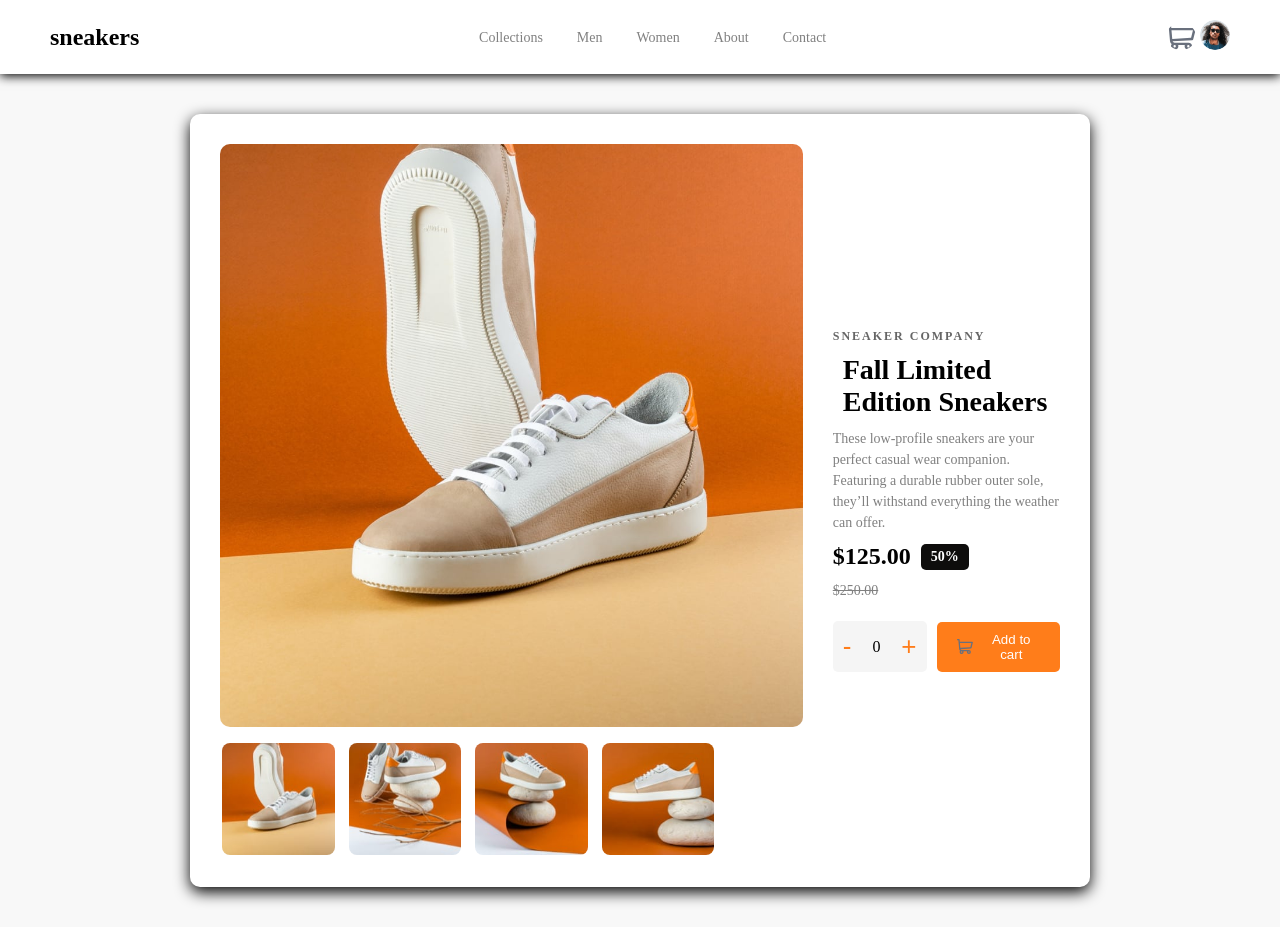
<file: ecommerce-product-page-main/index.html>
<!DOCTYPE html>
<html lang="en">
<head>
  <meta charset="UTF-8">
  <meta name="viewport" content="width=device-width, initial-scale=1.0"> <!-- displays site properly based on user's device -->

  <link rel="icon" type="image/png" sizes="32x32" href="./images/favicon-32x32.png">

  
  <title>Frontend Mentor | E-commerce product page</title>

  <!-- Feel free to remove these styles or customise in your own stylesheet 👍 -->
  <style>
    .attribution { font-size: 11px; text-align: center; }
    .attribution a { color: hsl(228, 45%, 44%); }
  </style>
  <link rel="stylesheet" href="index.css">
</head>
<body>
  <header class="header">
    <div class="logo">sneakers</div>
    <nav class="nav">
       <a href="#">Collections</a>
       <a href="#">Men</a>
       <a href="#">Women</a>
       <a href="#">About</a>
       <a href="#">Contact</a>
    </nav>
    <div class="header-right">
      <img src="images/icon-cart.svg" alt="cart" class="cart-icon">
      <img src="images/image-avatar.png" alt="low-profile">
    </div>
  </header>
  <div class="container">
    <div class="left">
      <img src="images/image-product-1.jpg" alt="sneaker">
      <div class="thumbnails">
        <img src="images/image-product-1-thumbnail.jpg" alt="sneaker 1">
        <img src="images/image-product-2-thumbnail.jpg" alt="sneaker 2">
        <img src="images/image-product-3-thumbnail.jpg" alt="sneaker 3">
        <img src="images/image-product-4-thumbnail.jpg" alt="sneaker 4">
      </div>
    </div>
    <div class="right">
      <h3>Sneaker Company</h3>
      <h1>Fall Limited Edition Sneakers</h1>
      <p>These low-profile sneakers are your perfect casual wear companion. Featuring a 
      durable rubber outer sole, they’ll withstand everything the weather can offer.</p>

      <div class="price">
        <h2> $125.00</h2>
        <span class="discount"> 50%</span>
      </div>
      <p class="old-price"> $250.00</p>
      <div class="cart-section">
        <div class="quantity">
          <button>-</button>
          <span>0</span>
          <button>+</button>
        </div>
        <button class="cart-btn">
          <img src="images/icon-cart.svg" alt=""> Add to cart
        </button>
      </div>
    </div>
  </div>

  

 

  

  

 

  

 
 
 

  
  
  
  <!-- <div class="attribution">
    Challenge by <a href="https://www.frontendmentor.io?ref=challenge" target="_blank">Frontend Mentor</a>. 
    Coded by <a href="#">Your Name Here</a>.
  </div> -->
</body>
</html>
</file>
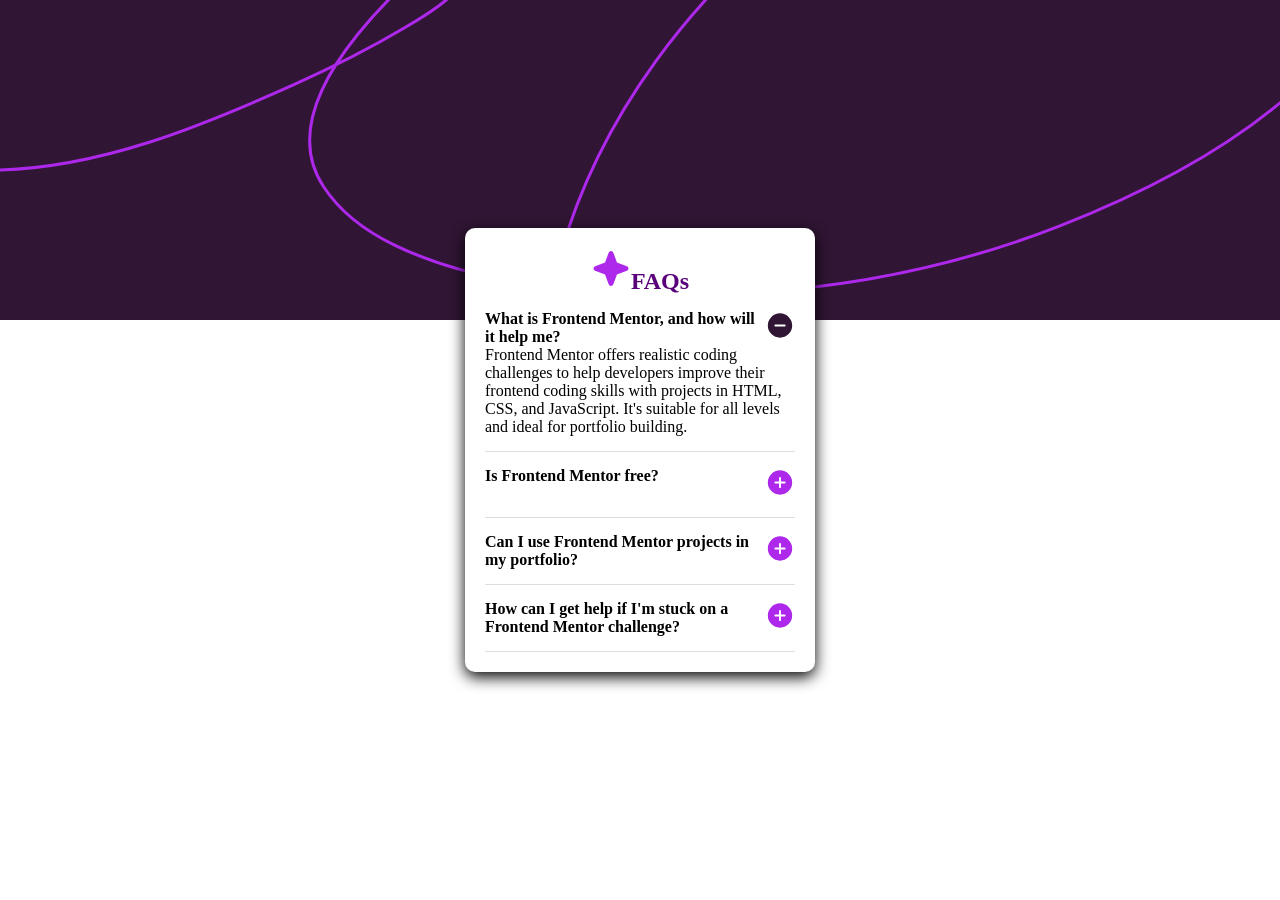
<file: faq-accordion-main/index.html>
<!DOCTYPE html>
<html lang="en">
<head>
  <meta charset="UTF-8">
  <meta name="viewport" content="width=device-width, initial-scale=1.0"> <!-- displays site properly based on user's device -->

  <link rel="icon" type="image/png" sizes="32x32" href="./assets/images/favicon-32x32.png">
  
  <title>Frontend Mentor | FAQ accordion</title>

  <!-- Feel free to remove these styles or customise in your own stylesheet 👍 -->
  <style>
    .attribution { font-size: 11px; text-align: center; }
    .attribution a { color: hsl(228, 45%, 44%); }
  </style>
  <link rel="stylesheet" href="index.css">
</head>
<body>
   <div class="faq-container">
       <h2><span><img src="assets/images/icon-star.svg" alt=""></span>FAQs</h2>
       <div class="faq">
         <div class="question">What is Frontend Mentor, and how will it help me?<span><img src="assets/images/icon-minus.svg" alt=""></span></div>
         <p> Frontend Mentor offers realistic coding challenges to help developers improve their 
            frontend coding skills with projects in HTML, CSS, and JavaScript. It's suitable for 
           all levels and ideal for portfolio building.</p>
       </div>
      <div class="faq">
          <div class="question">Is Frontend Mentor free?<span><img src="assets/images/icon-plus.svg" alt=""></span></div>
       </div>
     <!-- Yes, Frontend Mentor offers both free and premium coding challenges, with the free 
  option providing access to a range of projects suitable for all skill levels. -->
  <div class="faq">
      <div class="question"> Can I use Frontend Mentor projects in my portfolio?<span><img src="assets/images/icon-plus.svg" alt=""></span></div>
  </div>
  

  <!-- Yes, you can use projects completed on Frontend Mentor in your portfolio. It's an excellent
  way to showcase your skills to potential employers! -->
  <div class="faq">
    <div class="question">How can I get help if I'm stuck on a Frontend Mentor challenge?<span><img src="assets/images/icon-plus.svg" alt=""></span></div>
  </div>
</div>
  
  
  <!-- The best place to get help is inside Frontend Mentor's Discord community. There's a help 
  channel where you can ask questions and seek support from other community members. -->

  
  <!-- <div class="attribution">
    Challenge by <a href="https://www.frontendmentor.io?ref=challenge" target="_blank">Frontend Mentor</a>. 
    Coded by <a href="#">Your Name Here</a>.
  </div> -->
</body>
</html>
</file>
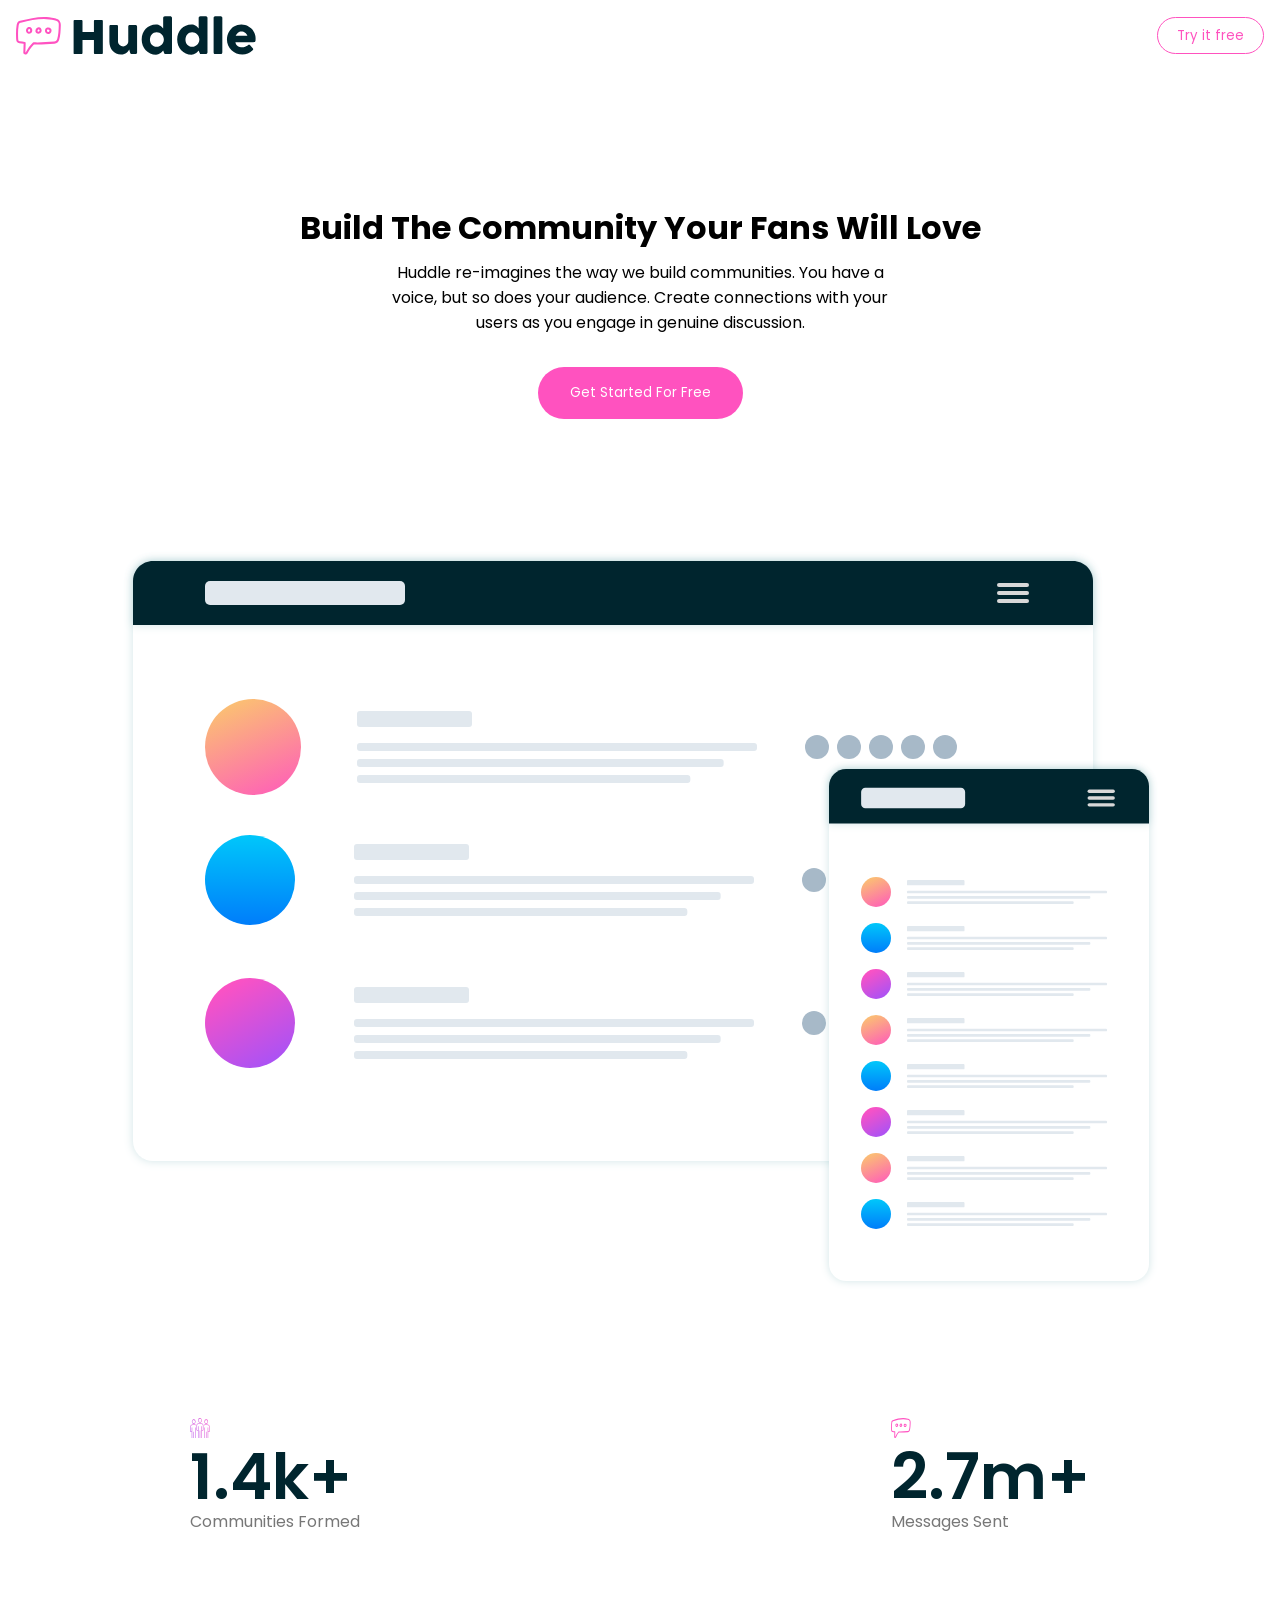
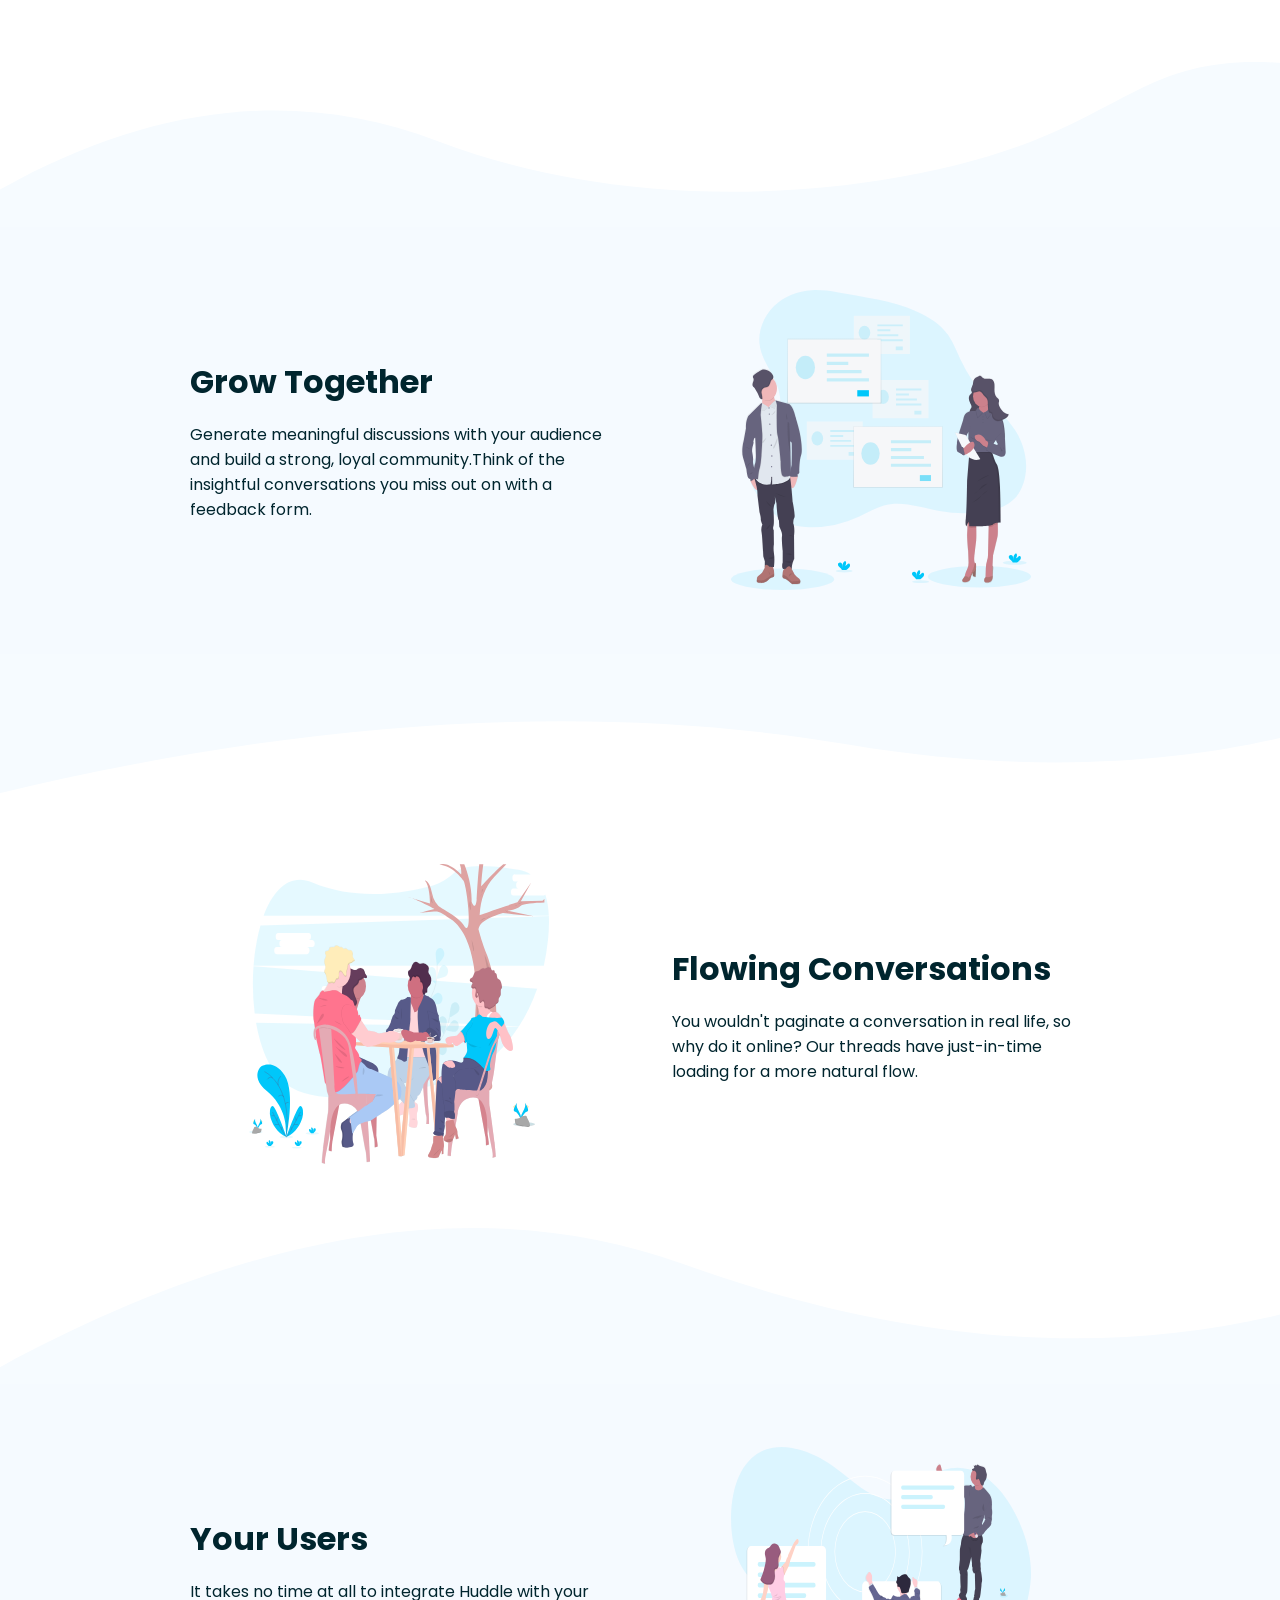
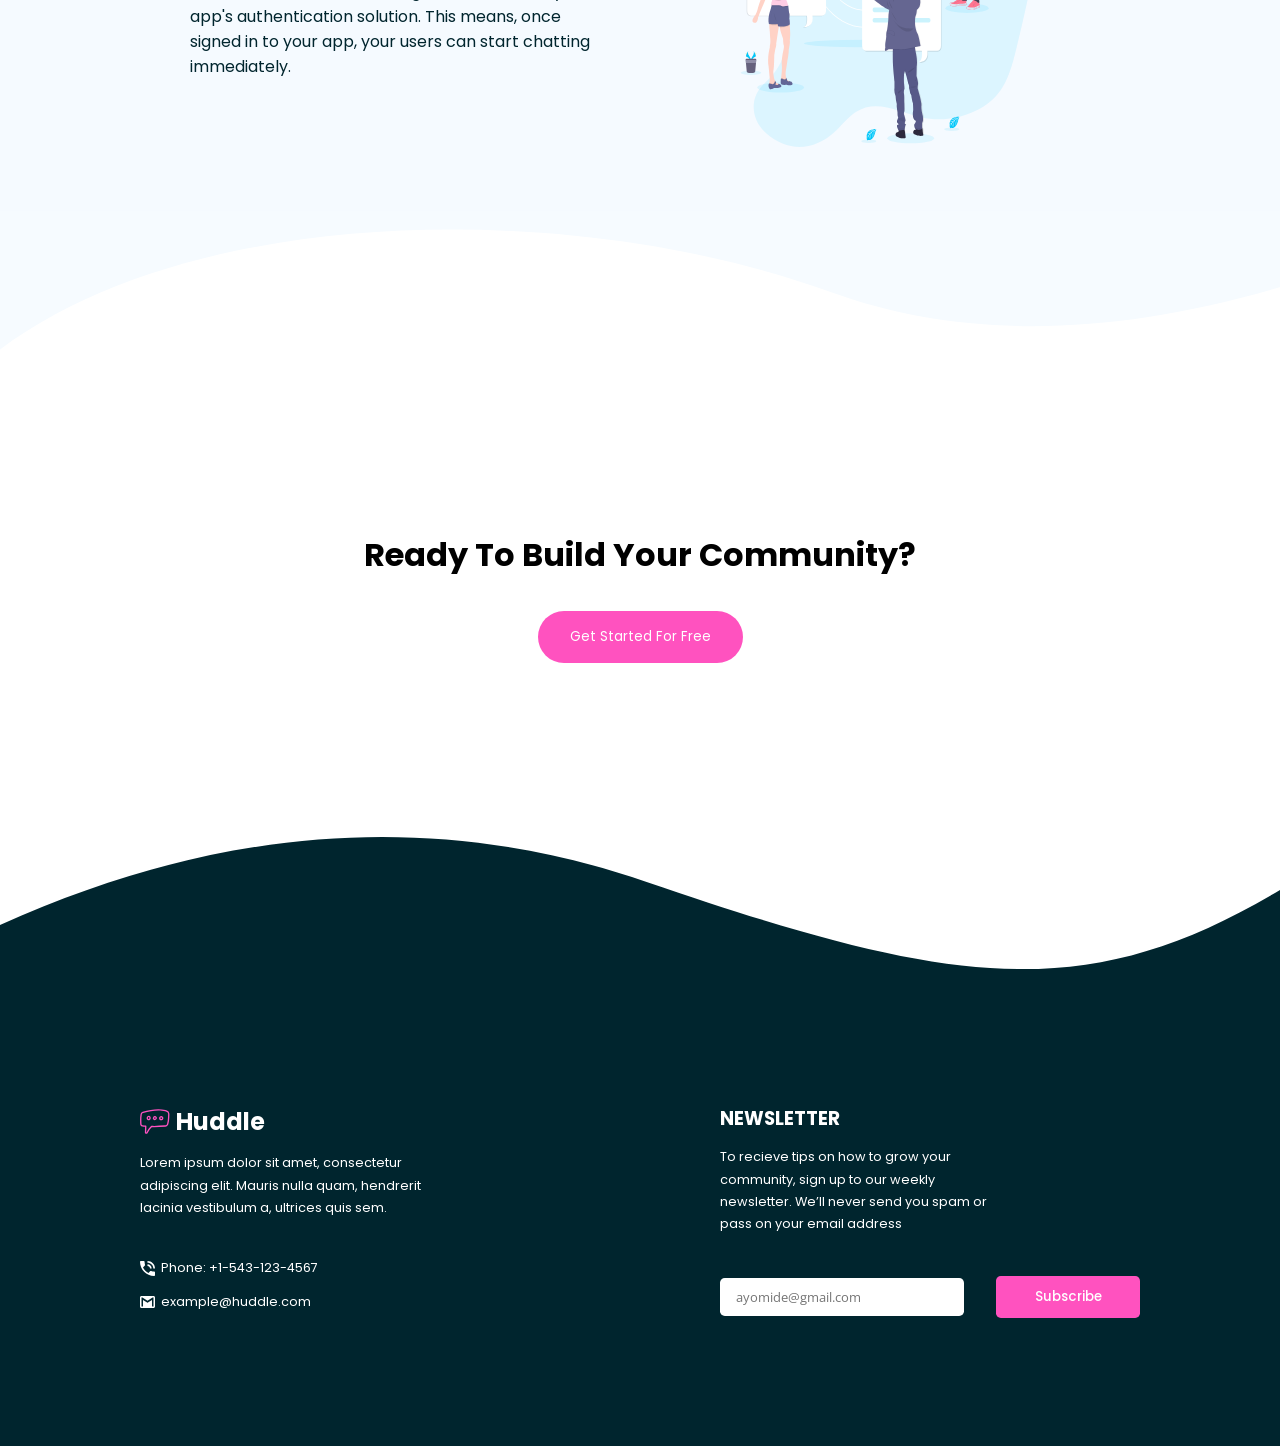
<file: huddle-landing-page-with-curved-sections-master/index.html>
<!DOCTYPE html>
<html lang="en">
  <head>
    <meta charset="UTF-8" />
    <meta name="viewport" content="width=device-width, initial-scale=1.0" />
    <!-- displays site properly based on user's device -->

    <link
      rel="icon"
      type="image/png"
      sizes="32x32"
      href="./images/favicon-32x32.png"
    />

    <title>Frontend Mentor | Huddle landing page with curved sections</title>

    <!-- Feel free to remove these styles or customise in your own stylesheet 👍 -->
    <style>
      .attribution {
        font-size: 11px;
        text-align: center;
      }
      .attribution a {
        color: hsl(228, 45%, 44%);
      }
    </style>
    <link rel="stylesheet" href="index.css" />
  </head>
  <body>
    <!-- Navbar -->
    <nav>
      <img src="images/logo.svg" alt="logo" />

      <button id="nav-button">Try it free</button>
    </nav>

    <!-- Main -->
    <main>
      <section id="hero">
        <div>
          <h1>Build The Community Your Fans Will Love</h1>
          <p class="hero-description">
            Huddle re-imagines the way we build communities. You have a voice,
            but so does your audience. Create connections with your users as you
            engage in genuine discussion.
          </p>

          <button id="hero-button">Get Started For Free</button>
        </div>
      </section>

      <section class="mockup">
        <img src="images/screen-mockups.svg" alt="" />
      </section>

      <section class="overview">
        <div class="overview-item">
          <img src="images/icon-communities.svg" alt="" />
          <p class="overview-value">1.4k+</p>
          <p class="overview-description">Communities Formed</p>
        </div>

        <div class="overview-item">
          <img src="images/icon-messages.svg" alt="" />
          <p class="overview-value">2.7m+</p>
          <p class="overview-description">Messages Sent</p>
        </div>
      </section>

      <img
        src="images/bg-section-top-desktop-1.svg"
        alt=""
        style="width: 100"
      />

      <section id="grow">
        <div class="section-container">
          <div class="section-item">
            <h3 class="section-heading">Grow Together</h3>
            <p class="section-description">
              Generate meaningful discussions with your audience and build a
              strong, loyal community.Think of the insightful conversations you
              miss out on with a feedback form.
            </p>
          </div>

          <div class="section-img">
            <img
              src="images/illustration-grow-together.svg"
              alt=""
              width="300"
              height="300"
            />
          </div>
        </div>
      </section>
      <img
        src="images/bg-section-bottom-desktop-1.svg"
        alt=""
        style="width: 100"
      />
      <section id="gflowing">
        <div class="section-container">
          <div class="section-img">
            <img
              src="images/illustration-flowing-conversation.svg"
              alt=""
              width="300"
              height="300"
            />
          </div>

          <div class="section-item">
            <h3 class="section-heading">Flowing Conversations</h3>
            <p class="section-description">
              You wouldn't paginate a conversation in real life, so why do it
              online? Our threads have just-in-time loading for a more natural
              flow.
            </p>
          </div>
        </div>
      </section>

      <img
        src="images/bg-section-top-desktop-2.svg"
        alt=""
        style="width: 100"
      />

      <section id="your-users">
        <div class="section-container">
          <div class="section-item">
            <h3 class="section-heading">Your Users</h3>
            <p class="section-description">
              It takes no time at all to integrate Huddle with your app's
              authentication solution. This means, once signed in to your app,
              your users can start chatting immediately.
            </p>
          </div>

          <div class="section-img">
            <img
              src="images/illustration-your-users.svg"
              alt=""
              width="300"
              height="300"
            />
          </div>
        </div>
      </section>
      <img
        src="images/bg-section-bottom-desktop-2.svg"
        alt=""
        style="width: 100"
      />

      <section id="ready">
        <div>
          <h3>Ready To Build Your Community?</h3>
          <button id="ready-button">Get Started For Free</button>
        </div>
      </section>
    </main>

    <!-- Footer -->
    <img src="images/bg-footer-top-desktop.svg" alt="" style="width: 100vw" />

    <footer>
      <div id="footer-container">
        <div>
          <div id="footer-logo">
            <img src="images/icon-messages.svg" alt="" width="30" />
            <p>Huddle</p>
          </div>

          <p class="footer-description">
            Lorem ipsum dolor sit amet, consectetur adipiscing elit. Mauris
            nulla quam, hendrerit lacinia vestibulum a, ultrices quis sem.
          </p>

          <div class="footer-info">
            <div class="footer-info-item">
              <img src="images/icon-phone.svg" alt="" width="15" />
              <p>Phone: +1-543-123-4567</p>
            </div>
            <div class="footer-info-item">
              <img src="images/icon-email.svg" alt="" width="15" />
              <p>example@huddle.com</p>     
            </div>
          </div>
        </div>

        <div>
          <div id="newsletter">
            <h3>NEWSLETTER</h3>

            <p class="footer-description">
              To recieve tips on how to grow your community, sign up to our
              weekly newsletter. We’ll never send you spam or pass on your email
              address
            </p>

            <div id="submit">
              <input
                type="text"
                name=""
                id="newsletter-input"
                placeholder="ayomide@gmail.com"
              />
              <button id="newsletter-button">Subscribe</button>
            </div>
          </div>
        </div>
      </div>
    </footer>
  </body>
</html>
</file>
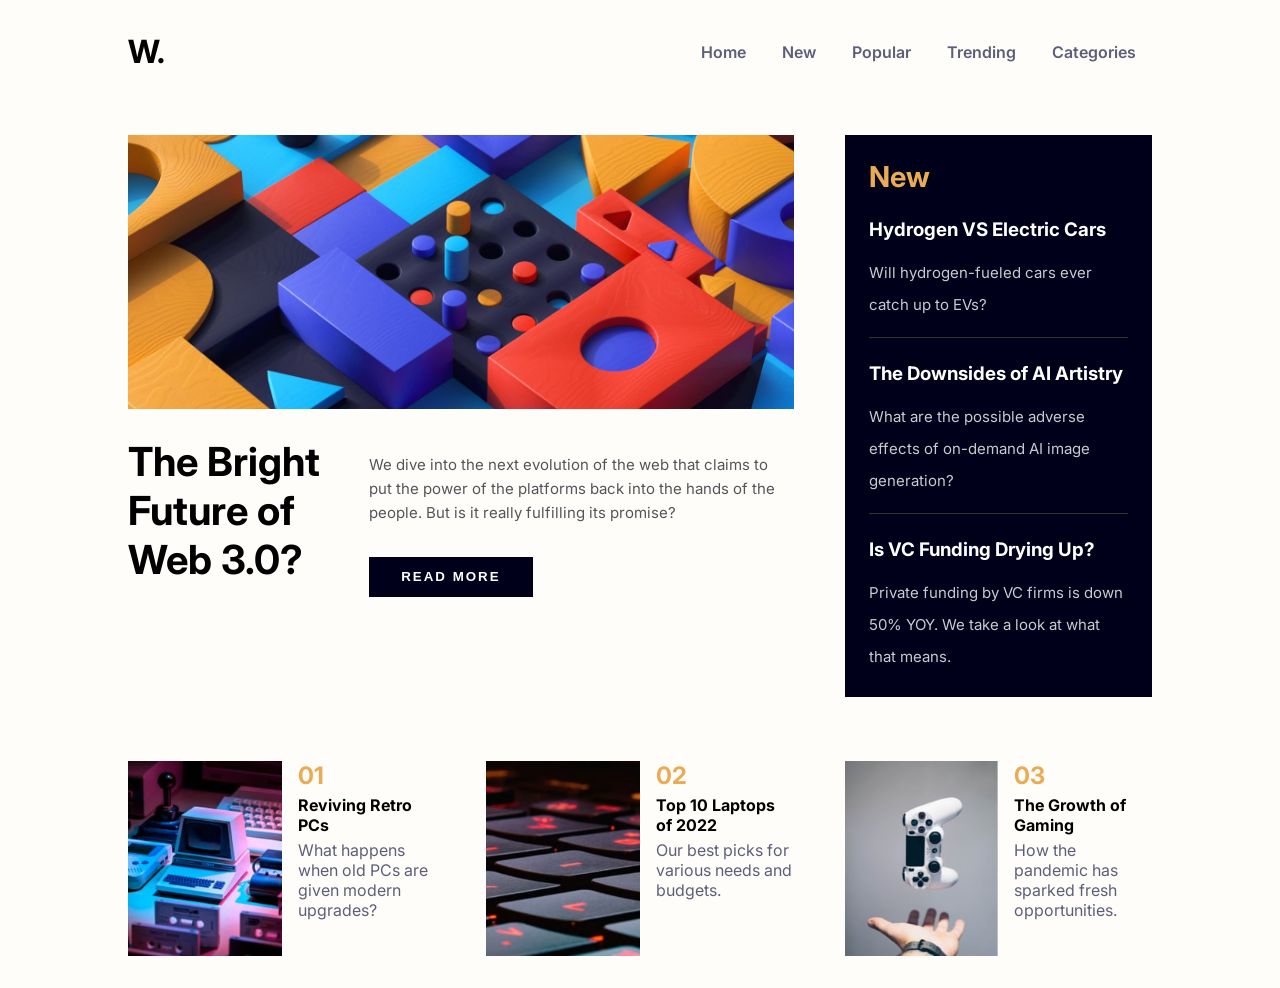
<file: news-homepage-main/index.html>
<!DOCTYPE html>
<html lang="en">
  <head>
    <meta charset="UTF-8" />
    <meta name="viewport" content="width=device-width, initial-scale=1.0" />
    <!-- displays site properly based on user's device -->

    <link
      rel="icon"
      type="image/png"
      sizes="32x32"
      href="./assets/images/favicon-32x32.png"
    />

    <title>Frontend Mentor | News homepage</title>

    <!-- Feel free to remove these styles or customise in your own stylesheet 👍 -->
    <style>
      .attribution {
        font-size: 11px;
        text-align: center;
      }
      .attribution a {
        color: hsl(228, 45%, 44%);
      }
    </style>
    <link rel="stylesheet" href="index.css" />
  </head>
  <body>
    <header>
      <div><strong style="font-size: 2rem">W.</strong></div>
      <nav>
        <a href="#">Home</a>
        <a href="#">New</a>
        <a href="#">Popular</a>
        <a href="#">Trending</a>
        <a href="#">Categories</a>
      </nav>
    </header>
    <div class="container">
      <div class="article">
        <img src="assets/images/image-web-3-desktop.jpg" alt="" />
        <div class="article-content">
          <h1>The Bright Future of Web 3.0?</h1>
          <div class="article-text">
            <p>
              We dive into the next evolution of the web that claims to put the
              power of the platforms back into the hands of the people. But is
              it really fulfilling its promise?
            </p>
            <button>Read more</button>
          </div>
        </div>
      </div>

      <div class="side">
        <h2>New</h2>
        <div>
          <h3>Hydrogen VS Electric Cars</h3>
          <p>Will hydrogen-fueled cars ever catch up to EVs?</p>
          <hr />
          <h3>The Downsides of AI Artistry</h3>
          <p>
            What are the possible adverse effects of on-demand AI image
            generation?
          </p>
          <hr />
          <h3>Is VC Funding Drying Up?</h3>
          <p>
            Private funding by VC firms is down 50% YOY. We take a look at what
            that means.
          </p>
        </div>
      </div>
    </div>

    <div class="bottom">
      <div class="item">
        <img src="assets/images/image-retro-pcs.jpg" alt="">
        <div>
          <h4>01</h4>
          <h3>Reviving Retro PCs</h3>
          <p> What happens when old PCs are given modern upgrades?</p>
        </div>
      </div>
      <div class="item">
        <img src="assets/images/image-top-laptops.jpg" alt="">
        <div>
          <h4>02</h4>
          <h3>Top 10 Laptops of 2022</h3>
          <p> Our best picks for various needs and budgets.</p>
        </div>
      </div>
      <div class="item">
        <img src="assets/images/image-gaming-growth.jpg" alt="">
        <div>
          <h4>03</h4>
          <h3>The Growth of Gaming </h3>
          <p>How the pandemic has sparked fresh opportunities.</p>
        </div>
      </div>
    </div>

     
      
   

    <!-- <div class="attribution">
    Challenge by <a href="https://www.frontendmentor.io?ref=challenge" target="_blank">Frontend Mentor</a>. 
    Coded by <a href="#">Your Name Here</a>.
  </div> -->
  </body>
</html>
</file>
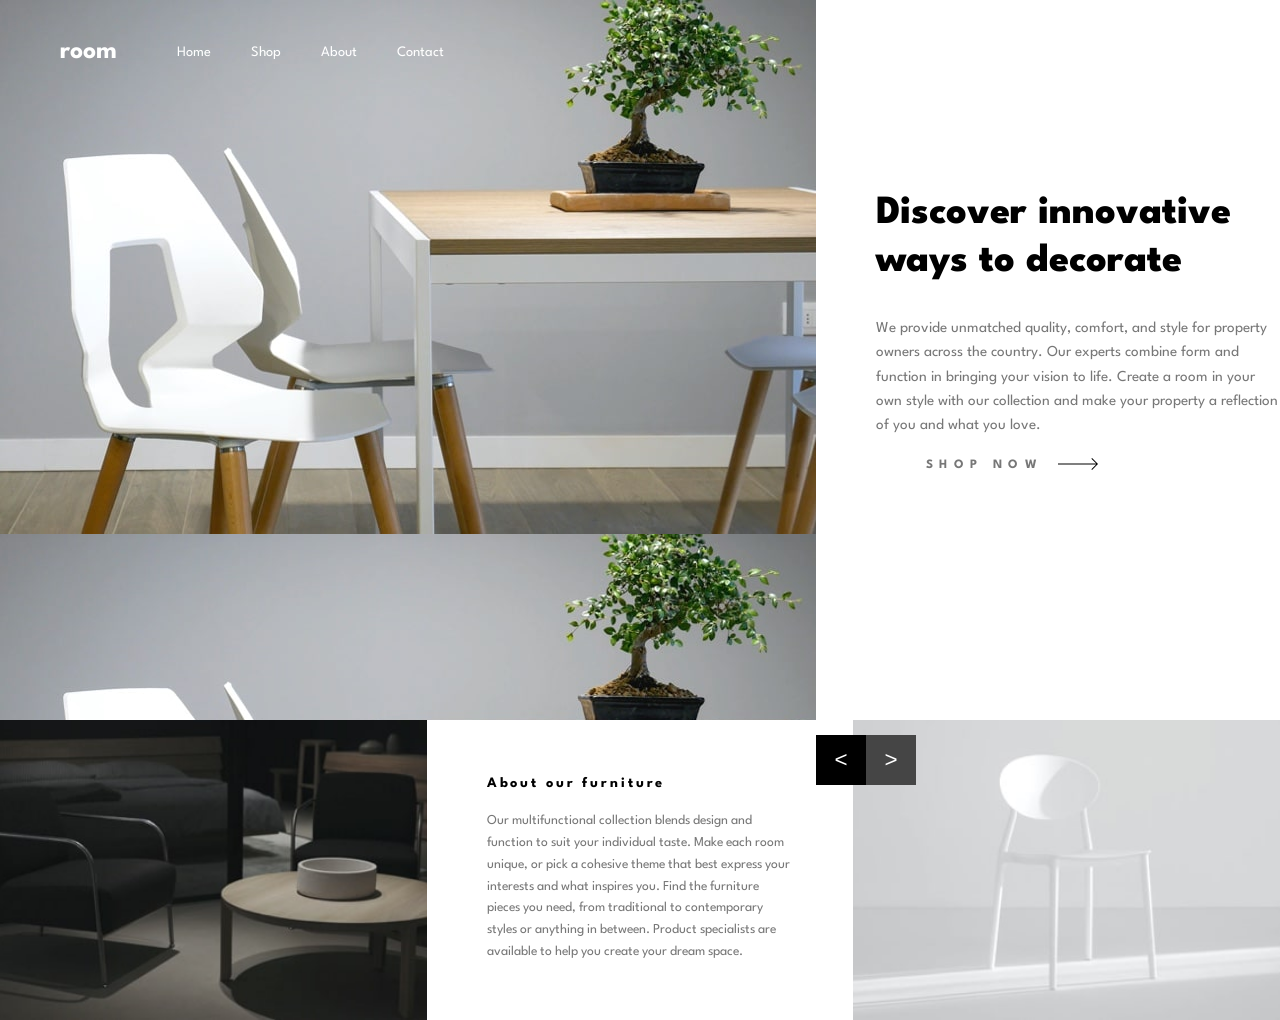
<file: room-homepage-master/index.html>
<!DOCTYPE html>
<html lang="en">
  <head>
    <meta charset="UTF-8" />
    <meta name="viewport" content="width=device-width, initial-scale=1.0" />
    <!-- displays site properly based on user's device -->

    <link
      rel="icon"
      type="image/png"
      sizes="32x32"
      href="./images/favicon-32x32.png"
    />

    <title>Frontend Mentor | Room homepage</title>

    <!-- Feel free to remove these styles or customise in your own stylesheet 👍 -->
    <style>
      .attribution {
        font-size: 11px;
        text-align: center;
      }
      .attribution a {
        color: hsl(228, 45%, 44%);
      }
    </style>
    <link rel="stylesheet" href="index.css" />
  </head>
  <body>
    <header>
      <h1>room</h1>
      <nav>
        <a href="#" class="active">Home</a>
        <a href="#">Shop</a>
        <a href="#">About</a>
        <a href="#">Contact</a>
      </nav>
    </header>

    <section class="container">
      <div class="left">
        <div class="slider-control">
          <button><</button>
          <button>></button>
        </div>
      </div>

      <div class="right">
        <h2>Discover innovative ways to decorate</h2>
        <p>
          We provide unmatched quality, comfort, and style for property owners
          across the country. Our experts combine form and function in bringing
          your vision to life. Create a room in your own style with our
          collection and make your property a reflection of you and what you
          love.
        </p>
        <div class="Shop">
          SHOP NOW <span><img src="images/icon-arrow.svg" alt=""></span>
        </div>
        </div>
        
      </div>
    </section>
    <section class="bottom">
      <div class="img1"></div>
      <div class="text">
        <h3>About our furniture</h3>
        <p> Our multifunctional collection blends design and function to suit your individual taste.
          Make each room unique, or pick a cohesive theme that best express your interests and what
          inspires you. Find the furniture pieces you need, from traditional to contemporary styles
          or anything in between. Product specialists are available to help you create your dream space.
        </p>
      </div>
      <div class="img2"> </div>
    </section>

    <!-- <div class="attribution">
    Challenge by <a href="https://www.frontendmentor.io?ref=challenge" target="_blank">Frontend Mentor</a>. 
    Coded by <a href="#">Your Name Here</a>.
  </div> -->
  </body>
</html>
</file>
<file: ecommerce-product-page-main/index.css>
*{
margin: 0;
padding: 0;
box-sizing: border-box;
}
body{
    background: #F8F8F8;
}
.header,.container{
    display: flex;
    justify-content: space-between;
    padding: 20px 50px;
    background: white;
    align-items: center;
    box-shadow: 0 2px 10px rgba(0,0,0.1);
}
.logo{
    font-size: 24px;
    font-weight: bold;
}
.nav a{
    text-decoration: none;
    color: gray;
    font-size: 14px;
    margin: 0 15px;
}
.nav a:hover{
    color: black;
    font-weight: bold;
}
.header-right img{
    width: 30px;
    border-radius: 50%;
    cursor: pointer;
}
.container{
    margin: 40px auto;
    width: 900px;
    border-radius: 10px;
    flex-direction: row;
    box-shadow: 0 5px 15px rgba(0,0,0.1);
    padding: 30px;
}
.left img, .thumbnails img{
    width:100%;
    border-radius: 10px;
}
.thumbnails{
    display: flex;
    gap: 10px;
    margin-top: 10px;
}
.thumbnails img{
    width: 20%;
    cursor: pointer;
    border: 2px solid transparent;
}
.thumbnails img:hover{
    border-color: #FF7D1A;
}
.right{
    width: 50%;
    padding-left: 30px;
}
h3{
    font-size: 12px;
    text-transform: uppercase;
    color: #666;
    letter-spacing: 2px;
}
h1{
    font-size: 28px;
    margin: 10px;
}
p{
    color: gray;
    font-size: 14px;
    line-height: 1.5;

}
.price{
    display: flex;
    align-items: center;
    gap: 10px;
    margin: 10px 0;
}
.price h2{
    font-size: 24px;
}
.discount{
    background: #0e0d0c;
    color: white;
    border-radius: 5px;
    padding: 5px 10px;
    font-size: 14px;
    font-weight: bold;
}
.old-price{
    font-size: 14px;
    color: gray;
    text-decoration: line-through;
}
.cart-section{
    display: flex;
    align-items: center;
    margin-top: 20px;
}
.quantity{
    display: flex;
    align-items: center;
    background: #f5f5f5;
    padding: 10px;
    border-radius: 5px;
    width: 100px;
    justify-content: space-between;
    margin-right: 10px;
}
.quantity button{
    background: none;
    border: none;
    font-size: 26px;
    cursor: pointer;
    color: #FF7D1A;
}
.cart-btn{
    background: #FF7D1A;
    color: white;
    padding: 10px 20px;
    border-radius: 5px;
    display: flex;
    align-items: center;
    gap: 10px;
    border: none;
    cursor: pointer;
}
.cart-btn img{
    width:16px
}
</file>
<file: faq-accordion-main/index.css>
.icon{
    background: white;
    color: black;
    display: flex;
    align-items: center;
    gap: 10px;
}
*{
    margin: 0;
    padding: 0;
    box-sizing: border-box;
}
body{
    /* background: linear-gradient(to bottom, #2C012C,#F5E9FF); */
    display: flex;
    justify-content: center;
    align-items: center;
    height: 100vh;
    background: url('assets/images/background-pattern-desktop.svg');
    background-repeat: no-repeat;
}
.faq-container{
    background: white;
    padding: 20px;
    border-radius: 10px;
    box-shadow: 0 5px 15px rgba(0,0,0.1);
    width: 350px;
}
h2{
    text-align: center;
    color: #5A007A;
}
.faq{
    border-bottom: 1px solid #ddd;
    padding: 15px 0;
}
.question{
    display: flex;
    justify-content: space-between;
    cursor: pointer;
    font-weight: bold;
}
</file>
<file: huddle-landing-page-with-curved-sections-master/index.css>
@import url('https://fonts.googleapis.com/css2?family=Open+Sans:ital,wght@0,300..800;1,300..800&family=Poppins:ital,wght@0,100;0,200;0,300;0,400;0,500;0,600;0,700;0,800;0,900;1,100;1,200;1,300;1,400;1,500;1,600;1,700;1,800;1,900&display=swap');
*{
    padding: 0;
    margin: 0;
    box-sizing: border-box;
}
body{
    font-family: "poppins",sans-serif;
    overflow-x: hidden;
}
nav{
    display: flex;
    align-items: center;
    justify-content: space-between;
    max-width: 1440px;
    margin: 0 auto;
    padding: 1rem;
}
button{
    outline: none;
    border: none;
    background: transparent;
    font-family: "poppins",sans-serif ;
}
#nav-button{
    border: 1px solid #ff52bf;
    color: #ff52bf;
    padding: 0.47rem 1.2rem;
    border-radius: 2.4rem;
}
#hero{
    display: flex;
    align-items: center;
    justify-content: center;
    text-align: center;
    height:30rem;
}

h1{
    font-family: "poppins",sans-serif;
    font-size: 2rem;
}
.hero-description{
    max-width: 500px;
    margin: 0 auto;
    margin-top: 0.5rem;
}
#hero-button{
    background:#ff52bf; 
    color: white;
    padding: 1rem 2rem;
    border-radius: 2.4rem;
    margin-top: 2rem;
}
#hero-button:hover{
    background:#f581ca; 
}
.mockup{
    display: flex;
    align-items: center;
    justify-content: center;
}
.overview{
    display: flex;
    align-items: center;
    justify-content: space-between;
    max-width: 900px;
    margin: 0 auto;
    padding: 8rem 0;
}
.overview-item img{
    width: 20px;
    height: 20px;
}
.overview-value{
    font-size: 4rem;
    font-family: "poppins",sans-serif;
    font-weight: 600;
    line-height: 4rem;
    color: #00252e;
}
.overview-description{
    color: rgb(119, 119, 119);
}
#grow{
    background: #f5faff;
    margin-top: -0.5rem;
}
.section-container{
    display: grid;
    grid-template-columns: 1fr 1fr;
    gap: 4rem;
    padding: 4rem 0;
    max-width: 900px;
    margin: 0 auto;
}
.section-item{
    display: flex;
    flex-direction: column;
    justify-content: center;
}
.section-heading{
    font-family: "poppins",sans-serif;
    font-size: 2rem;
    color: #00252e;
}
.section-description{
    color: #00252e;
    margin-top: 1rem;

}
.section-img{
    display: flex;
    align-items: center;
    justify-content: center;
}
#your-users{
    background: #f5faff;
    margin-top: -0.5rem;
}
#ready{
    display: flex;
    align-items: center;
    justify-content: center;
    text-align: center;
    height:30rem;
}
#ready h3{
    font-family: "poppins",sans-serif;
    font-size: 2rem;
}
#ready-button{
    background:#ff52bf; 
    color: white;
    padding: 1rem 2rem;
    border-radius: 2.4rem;
    margin-top: 2rem;
}
footer{
    background: #00252e;
    color: white;
    margin-top: -0.5rem;
    padding: 8rem 0;
}
#footer-container{
    max-width: 1000px;
    margin: 0 auto;
    display: grid;
    grid-template-columns: 1fr 1fr;
    gap: 10rem;

}
#footer-logo{
    font-family: "poppins",sans-serif;
    font-size: 1.5rem;
    font-weight: bolder;
    display: flex;
    align-items: center;
    gap: 0.4rem;
}
.footer-info{
    margin-top: 2.5rem;
}
.footer-description{
    max-width: 18rem;
    font-size: 0.8rem;
    margin: 0.8rem 0;
    line-height: 1.4rem;
}
.footer-info-item{
    display: flex;
    align-items: center;
    gap: 0.4rem;
    margin-top: 1rem;
    font-size: 0.8rem;
}
#submit{
    display: flex;
    align-items: center;
    justify-content: space-between;
    gap: 2rem;
    margin-top: 2.5rem;
}


#newsletter-input{
    flex-grow: 1;
    border: none;
    outline: none;
    border-radius: 0.3rem;
    font-family: "Open Sans",sans-serif;
    padding: 0.6rem 1rem;
}
#newsletter-button{
    background: #ff52bf;
    color: white;
    padding: 0.7rem 2.4rem;
    border-radius: 0.3rem;
    font-weight: 500;
}
#newsletter-button:hover{
    background: #f581ca;
}
</file>
<file: news-homepage-main/index.css>
@import url('https://fonts.googleapis.com/css2?family=Inter:ital,opsz,wght@0,14..32,100..900;1,14..32,100..900&display=swap');

*{
    padding: 0;
    margin: 0;
    box-sizing: border-box;
}

body{
    font-family: "Inter",sans-serif;
    background: #fffdfa;
}
header{
    display: flex;
    justify-content: space-between;
    align-items: center;
    padding: 2rem 10%
}
nav a{
    text-decoration: none;
    margin: 0 1rem;
    color: #5d5f79;
    font-weight: 600;
}
nav a:hover{
    cursor: pointer;
    color: hsl(5, 85%, 63%);
}
.container{
    display: grid;
    grid-template-columns: 65% 30%;
    gap: 5%;
    padding: 2rem 10%;
}

.article img{
    width: 100%;
}
.article-content{
    display: flex;
    justify-content: space-between;
    gap: 2rem;
}
.article h1{
    font-size: 2.5rem;
    margin-top: 1.5rem;
    margin-bottom:1rem;
}
.article-text{
    gap: 0.5rem;
    display: flex;
    flex-direction: column;
    justify-content: space-between;
}
.article p{
    font-size: 15px;
    color: hsl(250, 3%, 34%);
    margin-bottom: 1.5rem ;
    margin-top: 2.5rem;
    line-height: 1.5rem;
}
.article button{
    padding: 0.8rem 2rem;
    background: #00001a;;
    color: white;
    border:none ;
    cursor: pointer;
    font-weight:bold;
    letter-spacing: 2px;
    text-transform: uppercase;
   align-self: flex-start;
   margin-bottom: 2rem;
}
.side{
    background: #00001a;
    color: white;
    padding: 1.5rem;
}
.side h2{
    color:#e9ab53;
    font-size: 1.8rem;
}
.side h3{
    margin-top: 1.5rem;
    color: white;
}
.side h3:hover{
    cursor: pointer;
    color: #e9ab53;
}
.side p{
    font-size: 15px;
    color:hsl(240, 3%, 80%);
    margin-top: 1rem;
    line-height: 2rem;
}
.side hr{
    margin: 1rem 0;
    border: none;
    border-top: 1px solid #333;
}
.bottom{
    display: flex;
    justify-content: space-between;
    padding: 2rem 10%;
}
.bottom .item{
    display: flex;
    gap: 1rem;
    max-width: 30%;
    justify-content: space-between;
}
.bottom img{
    width: 50%;
}
.bottom h4{
    color: hsl(35, 77%, 62%);
    margin: 0;
    font-size: 1.5rem;
}
.bottom h3{
    margin: 0.3rem 0;
    font-size: 1rem;
}
.bottom h3:hover{
    cursor: pointer;
    color: hsl(35, 77%, 62%)
}
.bottom p{
    color: #5d5f79;
}
</file>
<file: room-homepage-master/index.css>
@import url('https://fonts.googleapis.com/css2?family=League+Spartan:wght@100..900&display=swap');

*{
    padding: 0;
    margin: 0;
    box-sizing: border-box;
}
body{
    font-family: "League Spartan",sans-serif;
    /* overflow-x: hidden; */

}
header{
    position: absolute;
    top: 40px;
    left: 60px;
    z-index: 10;
    display: flex;
    align-items: center;
    gap: 60px;
    color: white;
}
header h1{
    font-weight: 700;
    font-size: 1.6rem;
}
nav{
    display: flex;
    gap: 40px;
}
nav a{
    color: white;
    text-decoration: none;
    position: relative;
    font-size: 0.9rem;
}
.container{
    display: grid;
    grid-template-columns: 1.5fr 1fr;
    height: 80vh;
    width: 85rem;
}
.left{
    background: url(images/desktop-image-hero-1.jpg) ;
    background-repeat: none;
}
.slider-control{
    position: absolute;
    bottom: 0;
    margin-bottom: 7.2rem;
    margin-left: 51rem;
    display: flex;
}
.slider-control button{
    width: 50px;
    height: 50px;
    border: none;
    background: black;
    color: white;
    font-size: 1.4rem;
    cursor: pointer;
}
.slider-control button:last-child{
    background: hsl(0, 0%, 27%);
}
.right{
    background: white;
    display: flex;
    padding: 180px 80px 100px 60px;
    flex-direction: column;
    justify-content: flex-start;
    margin-top: 10px;
}
.right h2{
    font-size: 2.5rem;
    line-height: 1.2;
    font-weight: 800;
    margin-bottom: 30px;
}
.right p{
    line-height: 1.6;
    margin-bottom: 20px;
    color: #777;
    font-size: 0.95rem;

}
.Shop{
    font-size: 0.8rem;
    letter-spacing: 0.5em;
    color: #777;
    display: flex;
    align-items: center;
    font-weight: bold;
    cursor: pointer;
    margin-left: 50px;
}
.Shop span{
    display: inline-block;
    margin-left: 15px;

}
.bottom{
    display: grid;
    grid-template-columns: repeat(3, 1fr);
    height: 300px;
}
.bottom .img1{
    background: url(images/image-about-dark.jpg) center/cover no-repeat;
}
.bottom .text {
    background: white;
    padding: 50px 60px;
    display: flex;
    flex-direction: column;
    justify-content: center;
}
.bottom .text h3{
    font-size: 0.9rem;
    letter-spacing: 0.2em;
    margin-bottom: 20px;
}
.bottom .text p{
    font-size: 0.85rem;
    color: #777;
    line-height: 1.6;

}
.bottom .img2{
    background: url(images/image-about-light.jpg) center/cover no-repeat;
}
</file>
